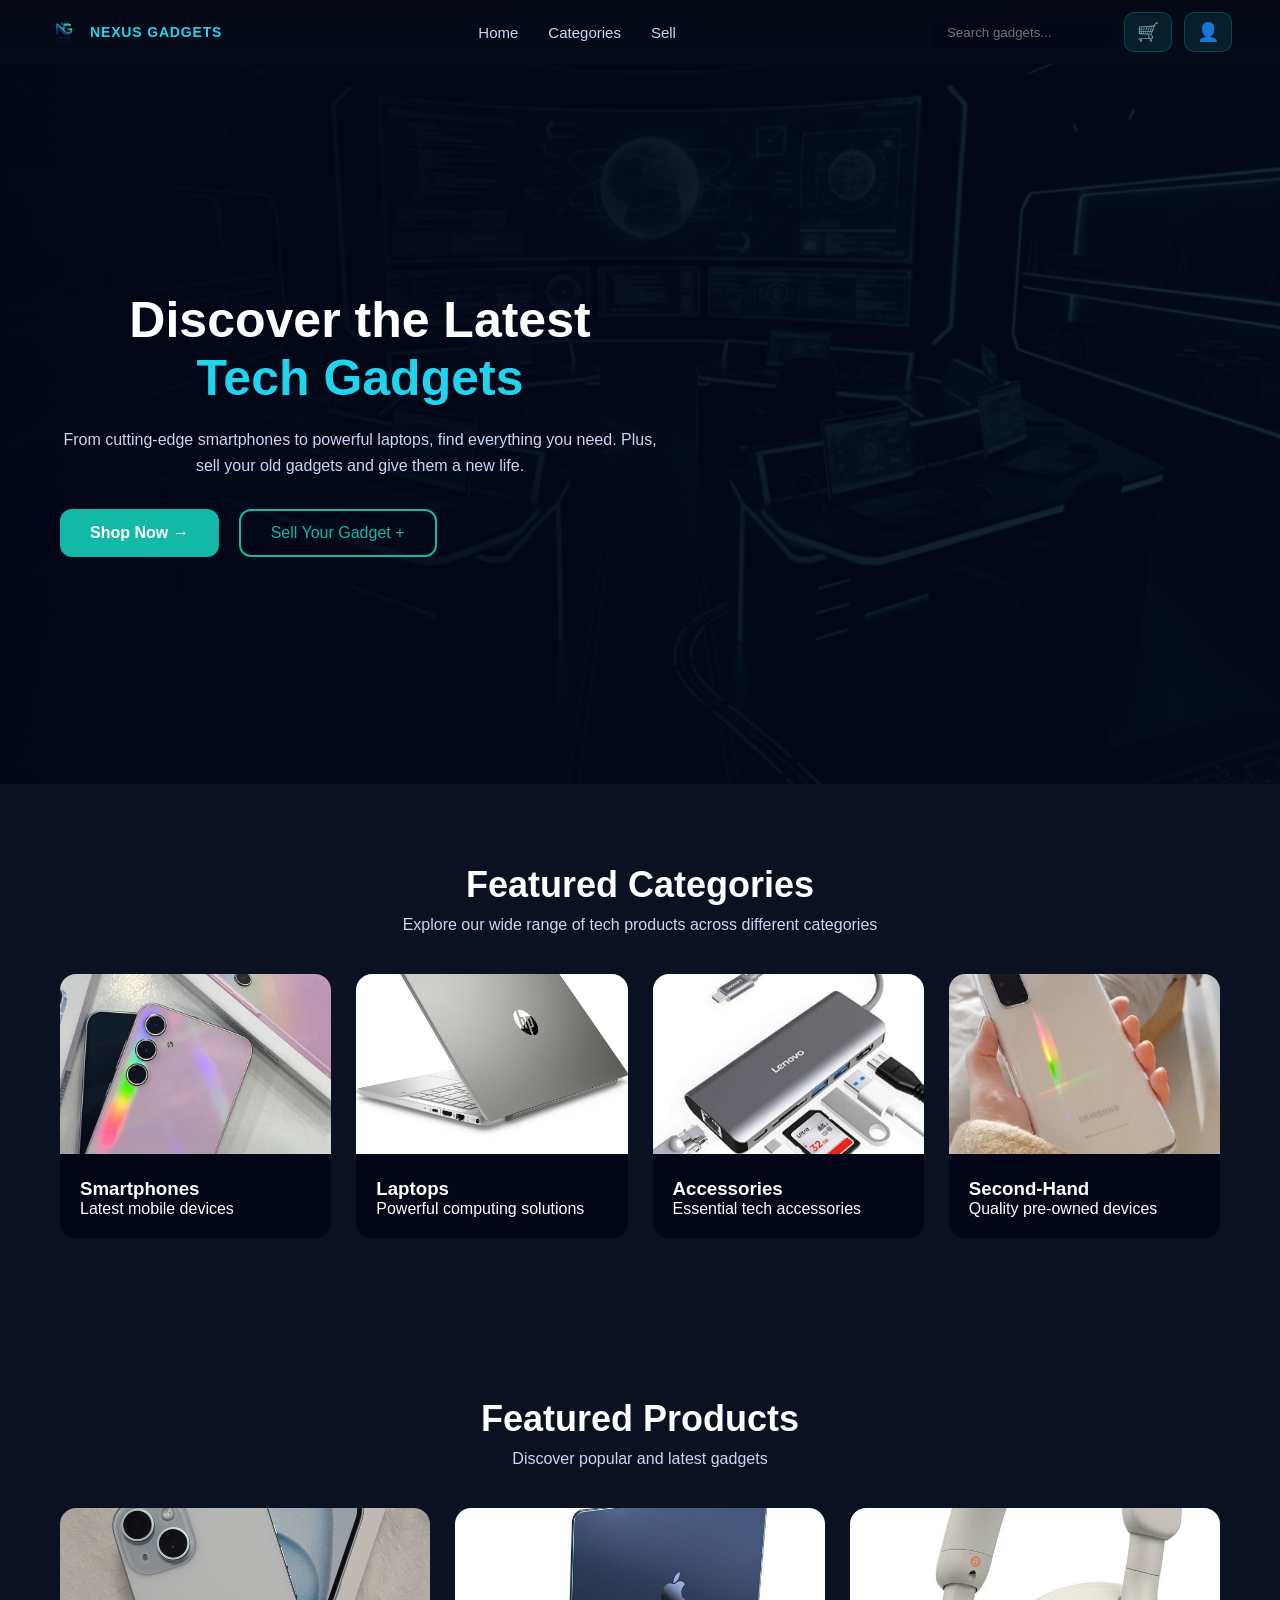
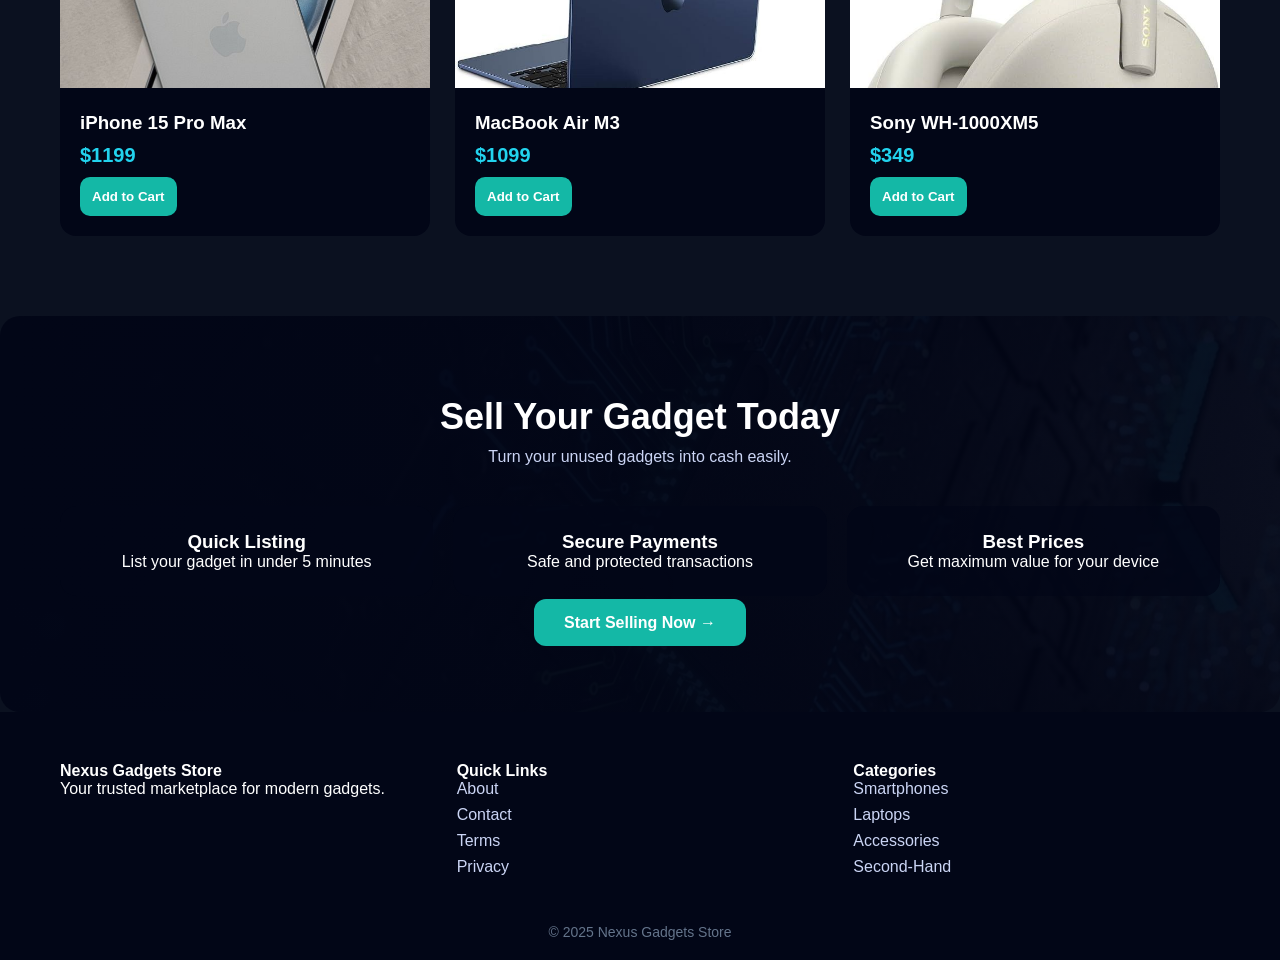
<file: index.html>
<!DOCTYPE html>
<html lang="en">
<head>
  <meta charset="UTF-8" />
  <title>Nexus Gadgets Store</title>
  <link rel="stylesheet" href="style.css" />
  <meta name="viewport" content="width=device-width, initial-scale=1.0" />
</head>
<body>

<!-- Navbar -->
<header class="navbar">
  <div class="nav-inner">

    <!-- LEFT: LOGO + NAME -->
    <div class="logo-group">
      <img src="logo.png" alt="Nexus Gadgets Logo" class="logo-img" />
      <span class="logo-text">NEXUS GADGETS</span>
    </div>

    <!-- CENTER: NAV LINKS -->
    <nav class="nav-center">
      <a href="index.html">Home</a>
      <a href="categories.html">Categories</a>
      <a href="sell.html">Sell</a>
    </nav>

    <!-- RIGHT: SEARCH + CART + ACCOUNT -->
    <div class="nav-right">
      <input type="text" class="search-box" placeholder="Search gadgets..." />

      <button class="icon-btn">
        🛒
      </button>

      <button class="icon-btn">
        👤
      </button>
    </div>

  </div>
</header>

  <!-- Hero Section -->
  <section class="hero">
    <div class="hero-content">
      <h1>Discover the Latest<br><span>Tech Gadgets</span></h1>
      <p>
        From cutting-edge smartphones to powerful laptops, find everything you need.
        Plus, sell your old gadgets and give them a new life.
      </p>

      <div class="hero-buttons">
        <a href="#" class="btn-primary">Shop Now →</a>
        <a href="#" class="btn-outline">Sell Your Gadget +</a>
      </div>
    </div>
  </section>

  <!-- Categories -->
  <section>
    <h2 class="section-title">Featured Categories</h2>
    <p class="section-sub">Explore our wide range of tech products across different categories</p>

    <div class="categories">
      <div class="category-card">
        <img src="phone.jpg" />
        <div class="category-info">
          <h3>Smartphones</h3>
          <p>Latest mobile devices</p>
        </div>
      </div>

      <div class="category-card">
        <img src="laptop.jpg" />
        <div class="category-info">
          <h3>Laptops</h3>
          <p>Powerful computing solutions</p>
        </div>
      </div>

      <div class="category-card">
        <img src="accessories.jpg" />
        <div class="category-info">
          <h3>Accessories</h3>
          <p>Essential tech accessories</p>
        </div>
      </div>

      <div class="category-card">
        <img src="second-hand.jpg" />
        <div class="category-info">
          <h3>Second-Hand</h3>
          <p>Quality pre-owned devices</p>
        </div>
      </div>
    </div>
  </section>

  <!-- Products -->
  <section>
    <h2 class="section-title">Featured Products</h2>
    <p class="section-sub">Discover popular and latest gadgets</p>

    <div class="products">
      <div class="product-card">
        <img src="iphone.jpg" />
        <div class="product-info">
          <h3>iPhone 15 Pro Max</h3>
          <div class="price">$1199</div>
          <button class="cart-btn">Add to Cart</button>
        </div>
      </div>

      <div class="product-card">
        <img src="macbook.jpg" />
        <div class="product-info">
          <h3>MacBook Air M3</h3>
          <div class="price">$1099</div>
          <button class="cart-btn">Add to Cart</button>
        </div>
      </div>

      <div class="product-card">
        <img src="headphones.jpg" />
        <div class="product-info">
          <h3>Sony WH-1000XM5</h3>
          <div class="price">$349</div>
          <button class="cart-btn">Add to Cart</button>
        </div>
      </div>
    </div>
  </section>

  <!-- Sell Section -->
  <section class="sell-section">
    <h2 class="section-title">Sell Your Gadget Today</h2>
    <p class="section-sub">Turn your unused gadgets into cash easily.</p>

    <div class="sell-cards">
      <div class="sell-card">
        <h3>Quick Listing</h3>
        <p>List your gadget in under 5 minutes</p>
      </div>

      <div class="sell-card">
        <h3>Secure Payments</h3>
        <p>Safe and protected transactions</p>
      </div>

      <div class="sell-card">
        <h3>Best Prices</h3>
        <p>Get maximum value for your device</p>
      </div>
    </div>

    <br />
    <a href="#" class="btn-primary">Start Selling Now →</a>
  </section>

  <!-- Footer -->
  <footer>
    <div class="footer-grid">
      <div>
        <h4>Nexus Gadgets Store</h4>
        <p>Your trusted marketplace for modern gadgets.</p>
      </div>

      <div>
        <h4>Quick Links</h4>
        <a href="#">About</a>
        <a href="#">Contact</a>
        <a href="terms.html">Terms</a>
        <a href="privacy.html">Privacy</a>
      </div>

      <div>
        <h4>Categories</h4>
        <a href="categories.html">Smartphones</a>
        <a href="categories.html">Laptops</a>
        <a href="categories.html">Accessories</a>
        <a href="categories.html">Second-Hand</a>
      </div>
    </div>

    <p class="copyright">© 2025 Nexus Gadgets Store</p>
  </footer>

</body>
</html>
</file>
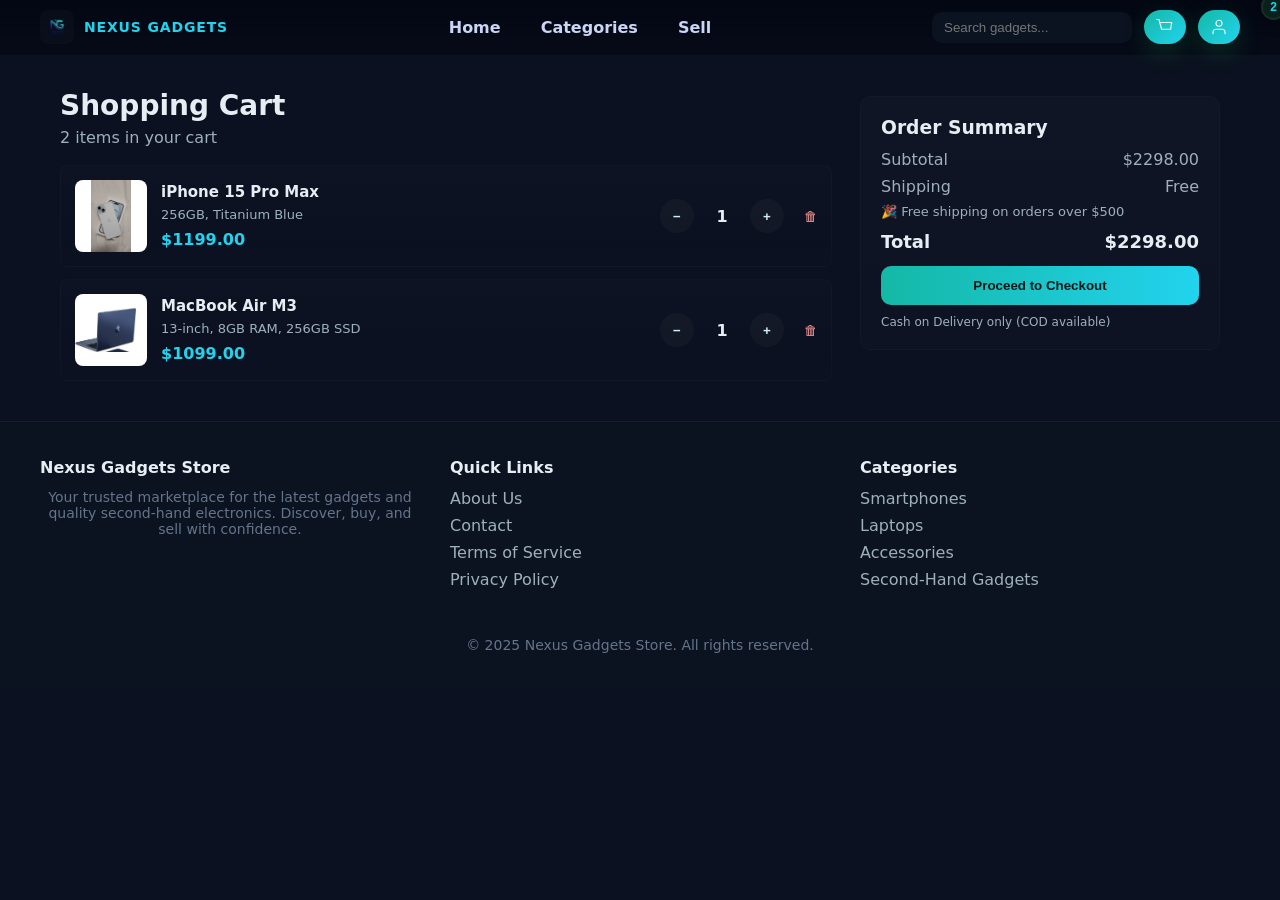
<file: cart.html>
<!DOCTYPE html>
<html lang="en">
<head>
  <meta charset="utf-8" />
  <meta name="viewport" content="width=device-width, initial-scale=1" />
  <title>Nexus Gadgets — Cart</title>
  <link rel="stylesheet" href="cart.css" />
</head>
<body>

  <!-- NAVBAR (same style as landing) -->
<header class="navbar">
  <div class="nav-inner">

    <div class="logo-group">
      <img src="logo.png" alt="Nexus Gadgets Logo" class="logo-img" />
      <span class="logo-text">NEXUS GADGETS</span>
    </div>

    <nav class="nav-center">
      <a href="index.html">Home</a>
      <a href="categories.html">Categories</a>
      <a href="sell.html">Sell</a>
    </nav>

    <div class="nav-right">
      <input type="text" class="search-box" placeholder="Search gadgets..." aria-label="Search" />

      <!-- Cart -->
      <button class="icon-pill cart-pill" aria-label="Cart">
        <svg width="18" height="18" viewBox="0 0 24 24" fill="none">
          <path d="M6 6h15l-1.5 9h-12L4 2H1"
                stroke="currentColor" stroke-width="1.6"
                stroke-linecap="round" stroke-linejoin="round"/>
        </svg>
        <span id="cartBadge" class="cart-badge">0</span>
      </button>

      <!-- Profile -->
      <button id="openSignBtn" class="icon-pill account-pill" aria-label="Account">
        <svg width="18" height="18" viewBox="0 0 24 24" fill="none">
          <path d="M20 21v-2a4 4 0 0 0-4-4H8a4 4 0 0 0-4 4v2"
                stroke="currentColor" stroke-width="1.6"
                stroke-linecap="round" stroke-linejoin="round"/>
          <circle cx="12" cy="7" r="4"
                stroke="currentColor" stroke-width="1.6"/>
        </svg>
      </button>
    </div>

  </div>
</header>


  <!-- MAIN -->
  <main class="container cart-page">
    <section class="cart-list-wrap">
      <h1 class="page-title">Shopping Cart</h1>
      <p class="subtitle" id="cartCountText">0 items in your cart</p>

      <div id="cartList" class="cart-list">
        <!-- cart items injected here -->
      </div>
    </section>

    <aside class="order-summary">
      <div class="summary-card">
        <h3>Order Summary</h3>

        <div class="summary-row">
          <span>Subtotal</span>
          <span id="subtotalText">$0.00</span>
        </div>

        <div class="summary-row">
          <span>Shipping</span>
          <span id="shippingText">Free</span>
        </div>

        <div class="hint">
          🎉 Free shipping on orders over $500
        </div>

        <div class="summary-total">
          <span>Total</span>
          <span id="totalText">$0.00</span>
        </div>

        <button id="checkoutBtn" class="btn-primary">Proceed to Checkout</button>

        <div class="small muted">Cash on Delivery only (COD available)</div>
      </div>
    </aside>
  </main>

  <!-- FOOTER -->
 <footer class="site-footer">
  <div class="footer-grid">
    <div>
      <h4>Nexus Gadgets Store</h4>
      <p>Your trusted marketplace for the latest gadgets and quality second-hand electronics. Discover, buy, and sell with confidence.</p>
    </div>

    <div>
      <h4>Quick Links</h4>
      <a href="#">About Us</a>
      <a href="#">Contact</a>
      <a href="#">Terms of Service</a>
      <a href="#">Privacy Policy</a>
    </div>

    <div>
      <h4>Categories</h4>
      <a href="categories.html">Smartphones</a>
      <a href="categories.html">Laptops</a>
      <a href="categories.html">Accessories</a>
      <a href="categories.html">Second-Hand Gadgets</a>
    </div>
  </div>

  <p class="copyright">© 2025 Nexus Gadgets Store. All rights reserved.</p>
</footer>

  <script src="cart.js"></script>
</body>
</html>
</file>
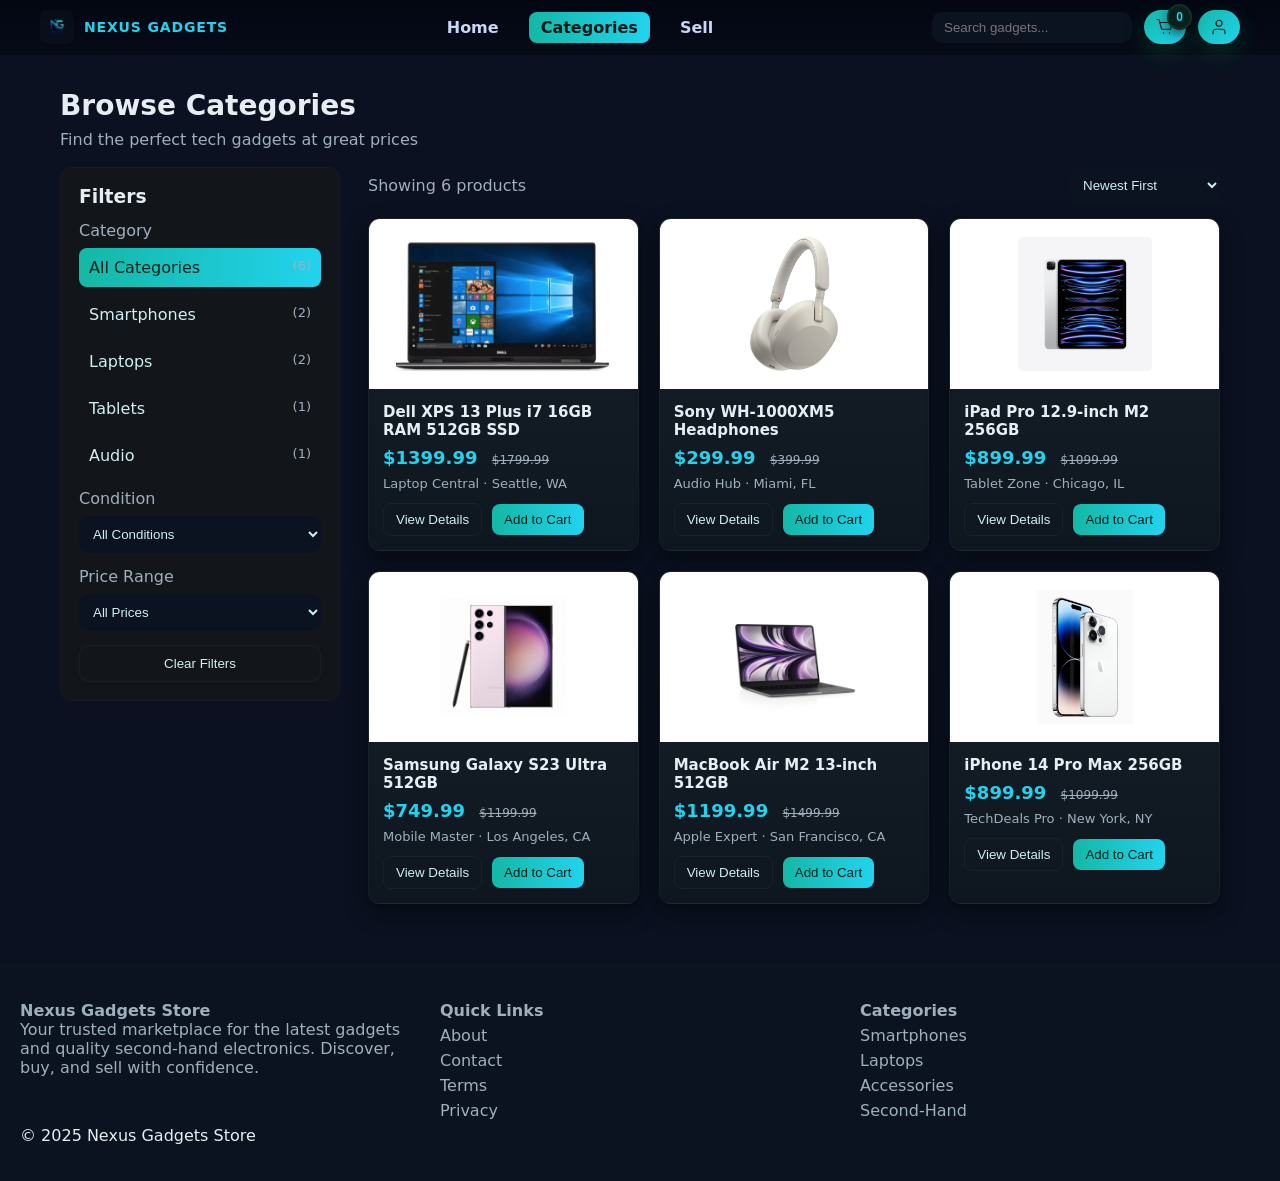
<file: categories.html>
<!DOCTYPE html>
<html lang="en">
<head>
  <meta charset="utf-8" />
  <meta name="viewport" content="width=device-width,initial-scale=1" />
  <title>Nexus Gadgets — Categories</title>
  <link rel="stylesheet" href="categories.css" />
</head>
<body>

  <!-- NAVBAR (keep same structure/styling as your other pages) -->
<header class="navbar">
  <div class="nav-inner">
    <!-- LEFT: Logo -->
    <div class="logo-group">
      <img src="logo.png" alt="Nexus Gadgets Logo" class="logo-img" />
      <span class="logo-text">NEXUS GADGETS</span>
    </div>

    <!-- CENTER: nav links (flex:1 so it's centered) -->
    <nav class="nav-center" role="navigation" aria-label="Main navigation">
      <a href="index.html">Home</a>
      <a href="categories.html" class="active">Categories</a>
      <a href="sell.html">Sell</a>
    </nav>

    <!-- RIGHT: search + cart + account -->
    <div class="nav-right">
      <input type="text" id="globalSearch" class="search-box" placeholder="Search gadgets..." aria-label="Search" />

      <button id="cartBtn" class="icon-pill cart-pill" aria-label="Open cart">
        <svg width="18" height="18" viewBox="0 0 24 24" fill="none" aria-hidden="true">
          <path d="M6 6h15l-1.5 9h-12L4 2H1" stroke="currentColor" stroke-width="1.6" stroke-linecap="round" stroke-linejoin="round"/>
          <circle cx="10" cy="20" r="1" fill="currentColor" />
          <circle cx="18" cy="20" r="1" fill="currentColor" />
        </svg>
        <span id="cartBadge" class="cart-badge">0</span>
      </button>

      <button id="openSignBtn" class="icon-pill account-pill" aria-label="Open account">
        <svg width="18" height="18" viewBox="0 0 24 24" fill="none" aria-hidden="true">
          <path d="M20 21v-2a4 4 0 0 0-4-4H8a4 4 0 0 0-4 4v2" stroke="currentColor" stroke-width="1.6" stroke-linecap="round" stroke-linejoin="round"/>
          <circle cx="12" cy="7" r="4" stroke="currentColor" stroke-width="1.6" stroke-linecap="round" stroke-linejoin="round"/>
        </svg>
      </button>
    </div>
  </div>
</header>

  <main class="container">
    <section class="page-title">
      <h1>Browse Categories</h1>
      <p class="subtitle">Find the perfect tech gadgets at great prices</p>
    </section>

    <div class="layout">
      <!-- Filters (left) -->
      <aside class="filters">
        <h3>Filters</h3>

        <div class="filter-block">
          <label class="filter-label">Category</label>
          <ul id="categoryList" class="category-list">
            <!-- categories populated by JS -->
          </ul>
        </div>

        <div class="filter-block">
          <label class="filter-label">Condition</label>
          <select id="conditionSelect" class="select">
            <option value="All">All Conditions</option>
            <option value="Like New">Like New</option>
            <option value="Excellent">Excellent</option>
            <option value="Good">Good</option>
          </select>
        </div>

        <div class="filter-block">
          <label class="filter-label">Price Range</label>
          <select id="priceSelect" class="select">
            <option value="All">All Prices</option>
            <option value="0-300">$0 — $300</option>
            <option value="300-700">$300 — $700</option>
            <option value="700-1200">$700 — $1,200</option>
            <option value="1200-99999">$1,200+</option>
          </select>
        </div>

        <button id="clearFilters" class="btn-outline fullwidth">Clear Filters</button>
      </aside>

      <!-- Product grid (right) -->
      <section class="products-area">
        <div class="products-header">
          <div id="resultsText">Showing 0 products</div>
          <div class="sort-wrap">
            <select id="sortSelect" class="select">
              <option value="newest">Newest First</option>
              <option value="price-asc">Price: Low → High</option>
              <option value="price-desc">Price: High → Low</option>
            </select>
          </div>
        </div>

        <div id="productGrid" class="product-grid">
          <!-- product cards appended by JS -->
        </div>

        <div class="center">
          <button id="loadMore" class="btn-primary-outline">Load More Products</button>
        </div>

      </section>
    </div>
  </main>

  <footer class="site-footer">
    <div class="footer-grid">
      <div>
        <h4>Nexus Gadgets Store</h4>
        <p>Your trusted marketplace for the latest gadgets and quality second-hand electronics. Discover, buy, and sell with confidence.</p>
      </div>

      <div>
        <h4>Quick Links</h4>
        <a href="#">About</a>
        <a href="#">Contact</a>
        <a href="terms.html">Terms</a>
        <a href="privacy.html">Privacy</a>
      </div>

      <div>
        <h4>Categories</h4>
        <a href="categories.html">Smartphones</a>
        <a href="categories.html">Laptops</a>
        <a href="categories.html">Accessories</a>
        <a href="categories.html">Second-Hand</a>
      </div>
    </div>

    <p class="copyright">© 2025 Nexus Gadgets Store</p>
  </footer>

  <script src="categories.js"></script>
</body>
</html>
</file>
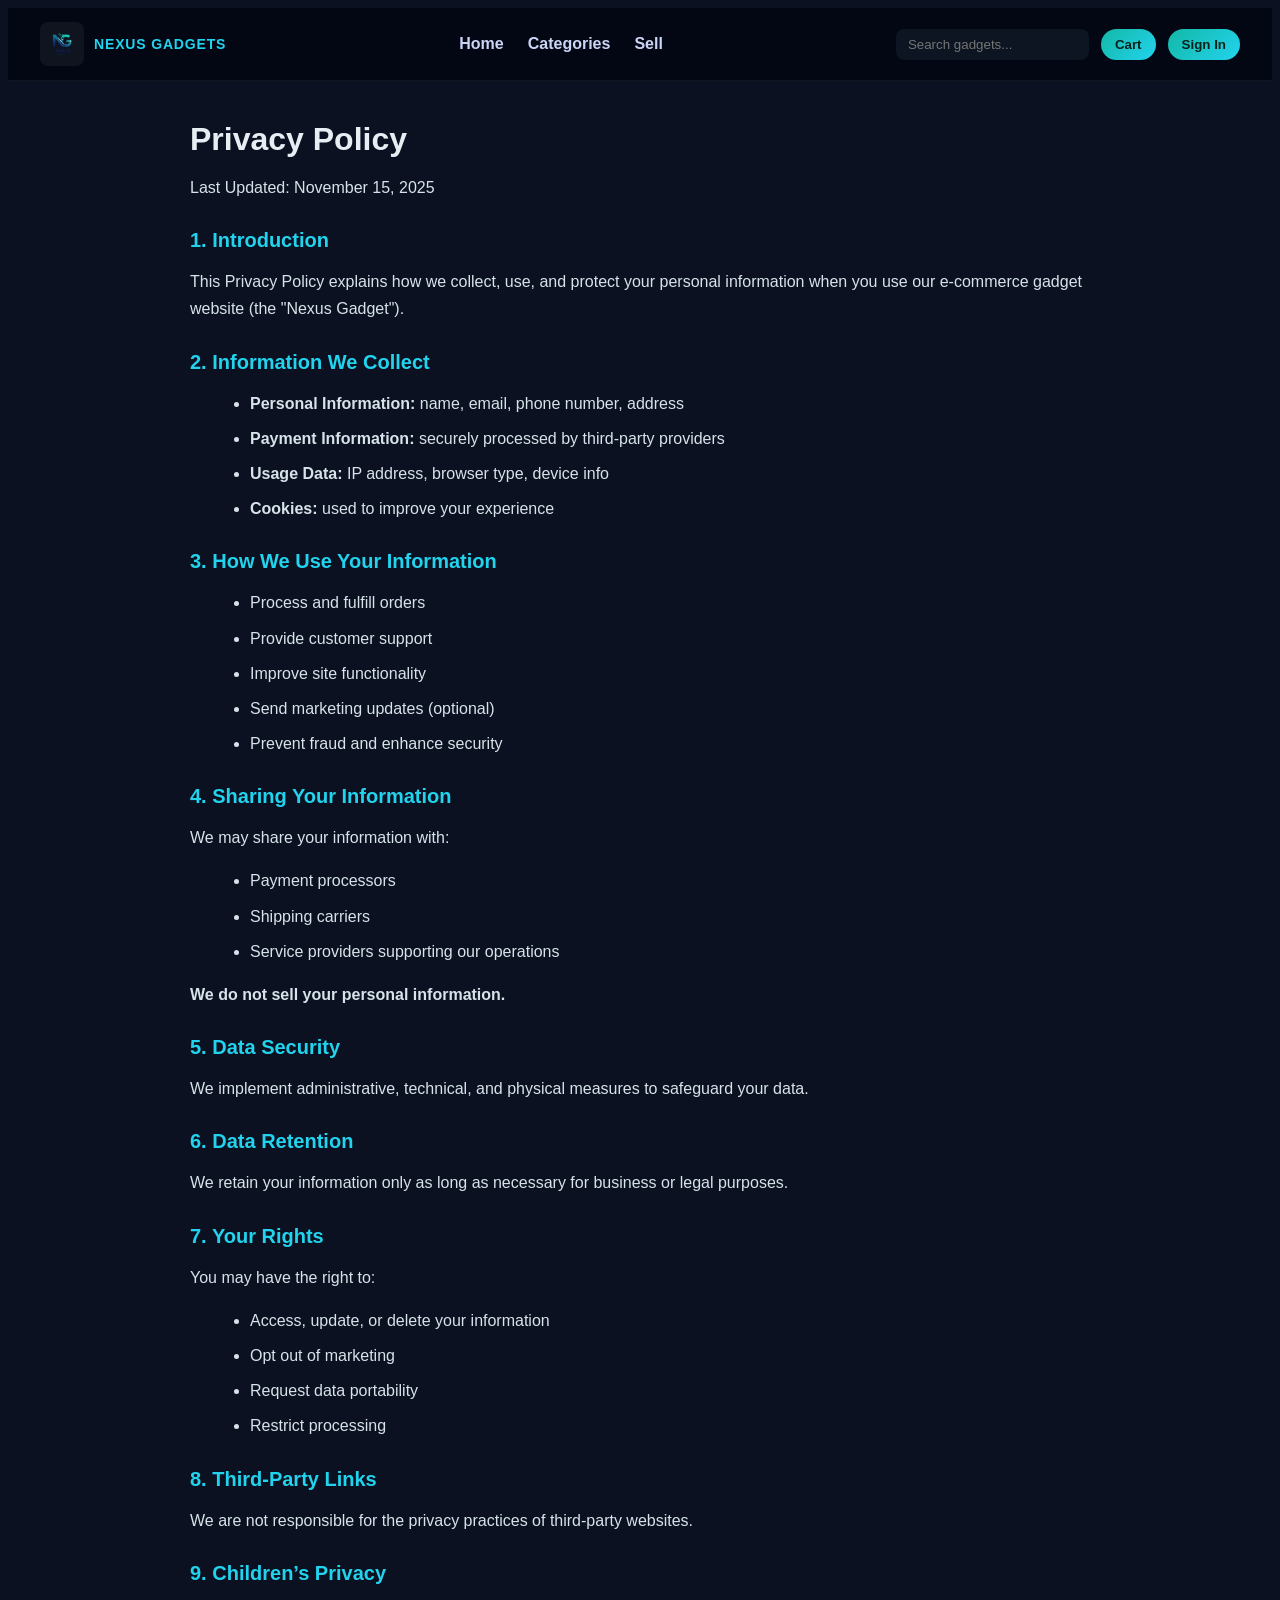
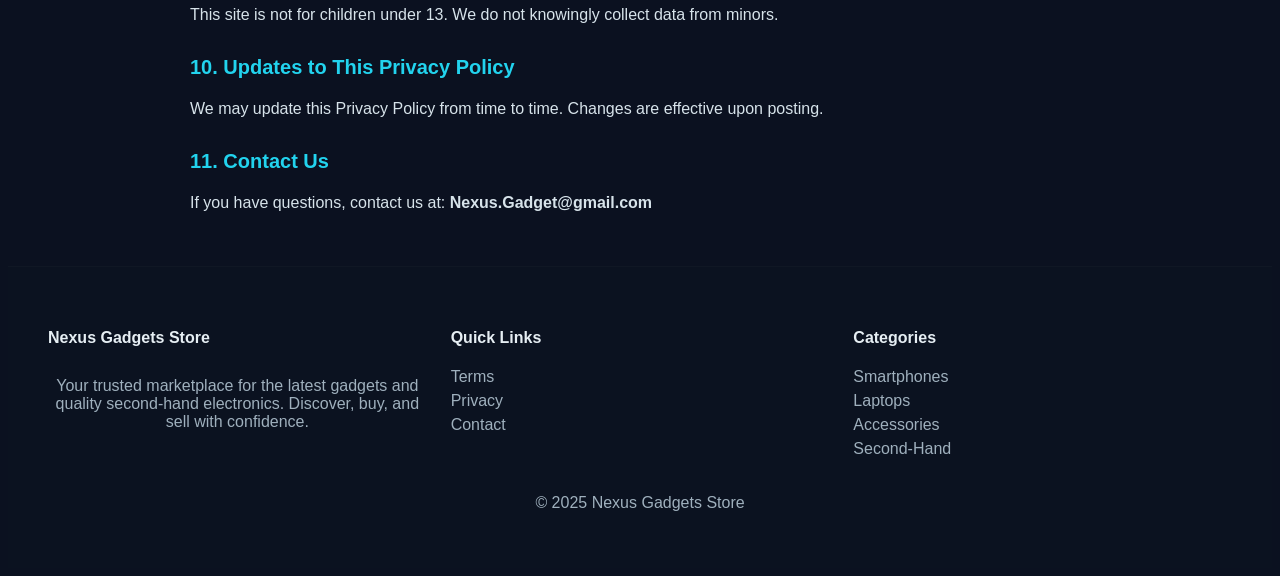
<file: privacy.html>
<!DOCTYPE html>
<html lang="en">
<head>
  <meta charset="utf-8" />
  <meta name="viewport" content="width=device-width,initial-scale=1" />
  <title>Privacy Policy — Nexus Gadgets</title>
  <link rel="stylesheet" href="legal.css" />
</head>
<body>

  <!-- NAVBAR -->
  <header class="navbar">
    <div class="nav-inner">
      <div class="logo-group">
        <img src="logo.png" alt="Nexus Gadgets Logo" class="logo-img" />
        <span class="logo-text">NEXUS GADGETS</span>
      </div>

      <nav class="nav-center">
        <a href="index.html">Home</a>
        <a href="categories.html">Categories</a>
        <a href="sell.html">Sell</a>
      </nav>

      <div class="nav-right">
        <input type="text" class="search-box" placeholder="Search gadgets..." />
        <button class="icon-pill cart-pill">Cart</button>
        <button class="icon-pill account-pill">Sign In</button>
      </div>
    </div>
  </header>

  <!-- MAIN -->
  <main class="legal-container">
    <h1>Privacy Policy</h1>
    <p class="updated">Last Updated: November 15, 2025</p>

    <section>
      <h2>1. Introduction</h2>
      <p>This Privacy Policy explains how we collect, use, and protect your personal information when you use our e-commerce gadget website (the "Nexus Gadget").</p>
    </section>

    <section>
      <h2>2. Information We Collect</h2>
      <ul>
        <li><strong>Personal Information:</strong> name, email, phone number, address</li>
        <li><strong>Payment Information:</strong> securely processed by third-party providers</li>
        <li><strong>Usage Data:</strong> IP address, browser type, device info</li>
        <li><strong>Cookies:</strong> used to improve your experience</li>
      </ul>
    </section>

    <section>
      <h2>3. How We Use Your Information</h2>
      <ul>
        <li>Process and fulfill orders</li>
        <li>Provide customer support</li>
        <li>Improve site functionality</li>
        <li>Send marketing updates (optional)</li>
        <li>Prevent fraud and enhance security</li>
      </ul>
    </section>

    <section>
      <h2>4. Sharing Your Information</h2>
      <p>We may share your information with:</p>
      <ul>
        <li>Payment processors</li>
        <li>Shipping carriers</li>
        <li>Service providers supporting our operations</li>
      </ul>
      <p><strong>We do not sell your personal information.</strong></p>
    </section>

    <section>
      <h2>5. Data Security</h2>
      <p>We implement administrative, technical, and physical measures to safeguard your data.</p>
    </section>

    <section>
      <h2>6. Data Retention</h2>
      <p>We retain your information only as long as necessary for business or legal purposes.</p>
    </section>

    <section>
      <h2>7. Your Rights</h2>
      <p>You may have the right to:</p>
      <ul>
        <li>Access, update, or delete your information</li>
        <li>Opt out of marketing</li>
        <li>Request data portability</li>
        <li>Restrict processing</li>
      </ul>
    </section>

    <section>
      <h2>8. Third-Party Links</h2>
      <p>We are not responsible for the privacy practices of third-party websites.</p>
    </section>

    <section>
      <h2>9. Children’s Privacy</h2>
      <p>This site is not for children under 13. We do not knowingly collect data from minors.</p>
    </section>

    <section>
      <h2>10. Updates to This Privacy Policy</h2>
      <p>We may update this Privacy Policy from time to time. Changes are effective upon posting.</p>
    </section>

    <section>
      <h2>11. Contact Us</h2>
      <p>If you have questions, contact us at: <strong>Nexus.Gadget@gmail.com</strong></p>
    </section>
  </main>

  <!-- FOOTER -->
  <footer class="site-footer">
    <div class="footer-grid">
      <div>
        <h4>Nexus Gadgets Store</h4>
        <p class="muted">Your trusted marketplace for the latest gadgets and quality second-hand electronics. Discover, buy, and sell with confidence.</p>
      </div>

      <div>
        <h4>Quick Links</h4>
        <a href="terms.html">Terms</a>
        <a href="privacy.html">Privacy</a>
        <a href="#">Contact</a>
      </div>

      <div>
        <h4>Categories</h4>
        <a href="categories.html">Smartphones</a>
        <a href="categories.html">Laptops</a>
        <a href="categories.html">Accessories</a>
        <a href="categories.html">Second-Hand</a>
      </div>
    </div>

    <p class="copyright">© 2025 Nexus Gadgets Store</p>
  </footer>

</body>
</html>
</file>
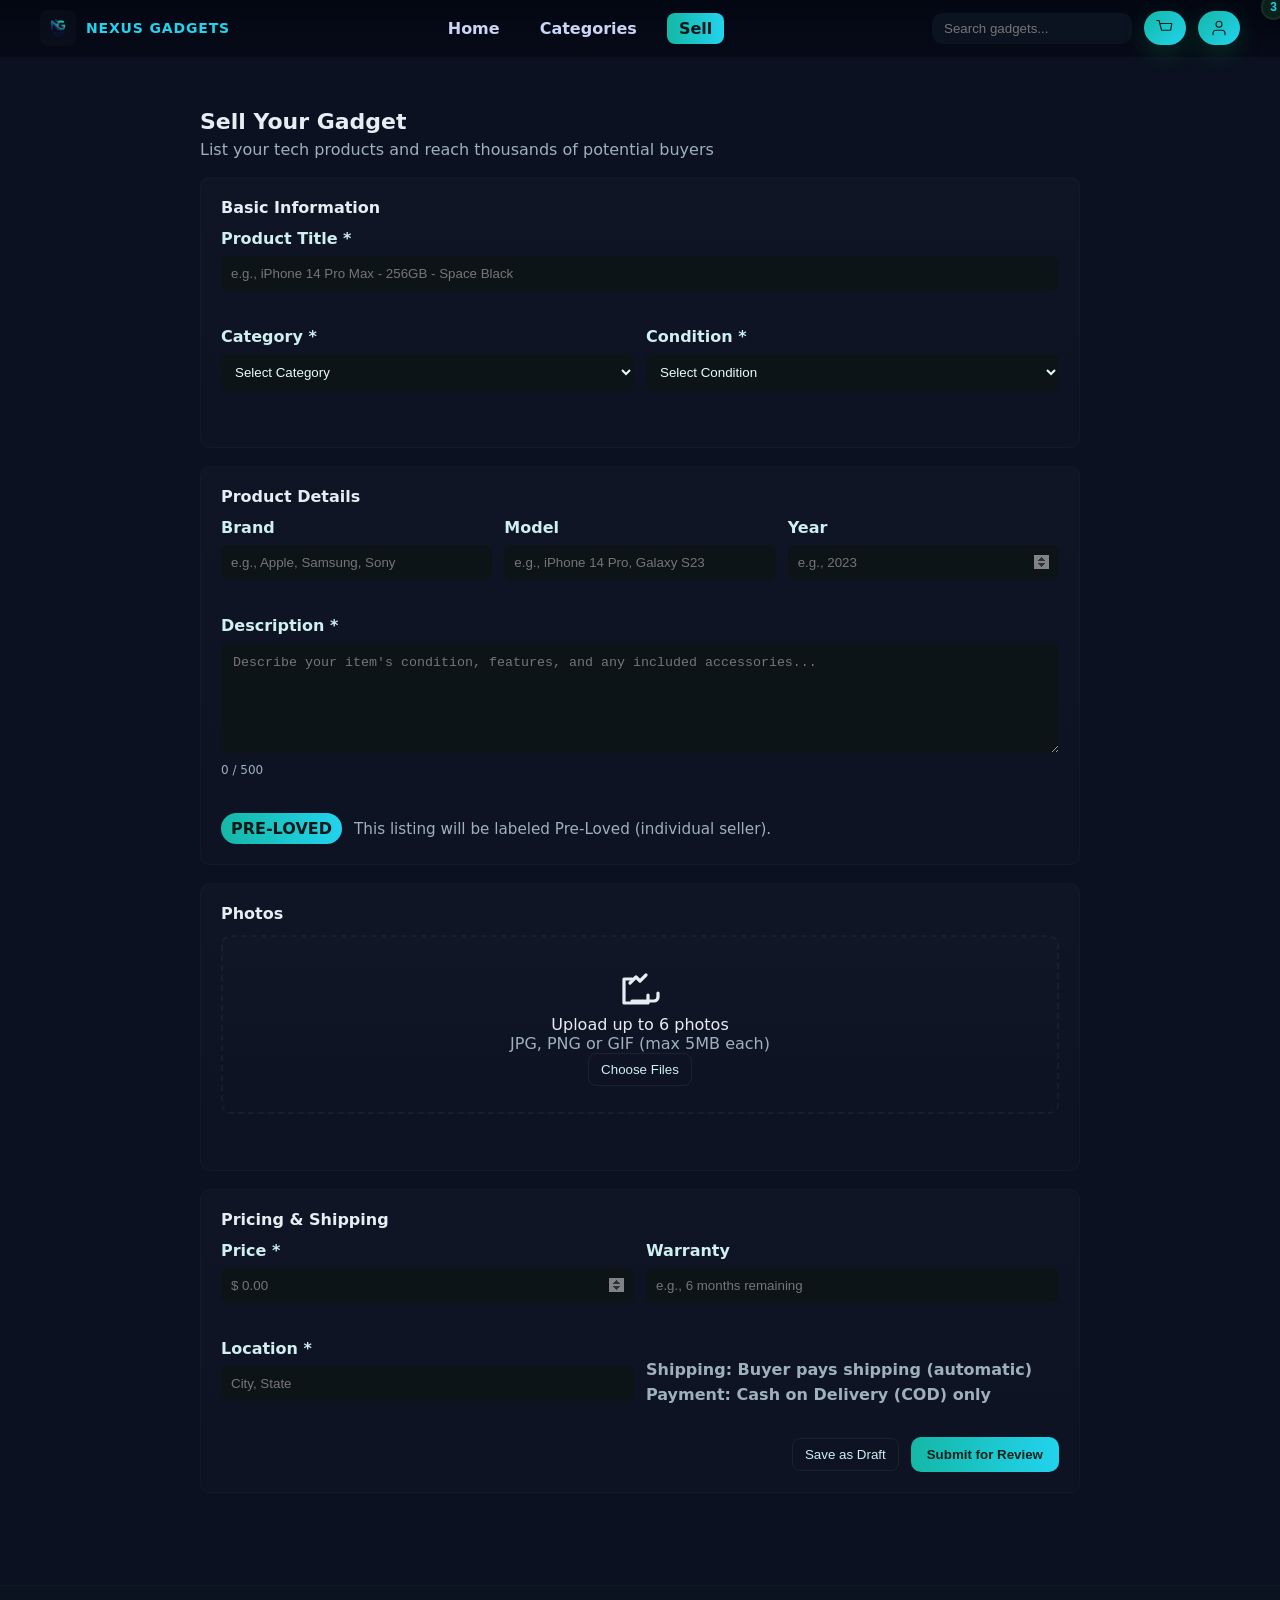
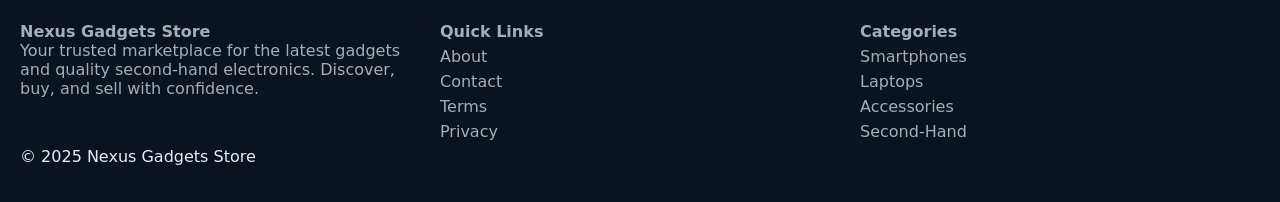
<file: sell.html>
<!DOCTYPE html>
<html lang="en">
<head>
  <meta charset="utf-8" />
  <meta name="viewport" content="width=device-width,initial-scale=1" />
  <title>Nexus Gadgets — Sell</title>
  <link rel="stylesheet" href="sell.css" />
</head>
<body>
  <!-- NAVBAR (same pattern used on other pages) -->
  <header class="navbar">
    <div class="nav-inner">
      <div class="logo-group">
        <!-- using your uploaded logo path -->
        <img src="logo.png" alt="Nexus Gadgets Logo" class="logo-img" />
        <span class="logo-text">NEXUS GADGETS</span>
      </div>

      <nav class="nav-center" role="navigation" aria-label="Main navigation">
        <a href="index.html">Home</a>
        <a href="categories.html">Categories</a>
        <a href="sell.html" class="active">Sell</a>
      </nav>

      <div class="nav-right">
        <input type="text" class="search-box" placeholder="Search gadgets..." aria-label="Search" />
        <button class="icon-pill cart-pill" aria-label="Cart">
          <svg width="18" height="18" viewBox="0 0 24 24" fill="none"><path d="M6 6h15l-1.5 9h-12L4 2H1" stroke="currentColor" stroke-width="1.6" stroke-linecap="round" stroke-linejoin="round"/></svg>
          <span class="cart-badge">3</span>
        </button>

        <button id="openSignBtn" class="icon-pill account-pill" aria-label="Account">
          <svg width="18" height="18" viewBox="0 0 24 24" fill="none"><path d="M20 21v-2a4 4 0 0 0-4-4H8a4 4 0 0 0-4 4v2" stroke="currentColor" stroke-width="1.6" stroke-linecap="round" stroke-linejoin="round"/><circle cx="12" cy="7" r="4" stroke="currentColor" stroke-width="1.6"/></svg>
        </button>
      </div>
    </div>
  </header>

  <main class="page-wrap">
    <div class="container">
      <h1 class="page-title">Sell Your Gadget</h1>
      <p class="subtitle">List your tech products and reach thousands of potential buyers</p>

      <form id="sellForm" class="sell-form" novalidate>
        <div class="panel">
          <h2>Basic Information</h2>
          <label class="field">
            <span class="label">Product Title *</span>
            <input id="title" name="title" type="text" placeholder="e.g., iPhone 14 Pro Max - 256GB - Space Black" />
            <div class="error" id="err-title"></div>
          </label>

          <div class="row">
            <label class="field half">
              <span class="label">Category *</span>
              <select id="category" name="category">
                <option value="">Select Category</option>
                <option>Smartphones</option>
                <option>Laptops</option>
                <option>Accessories</option>
                <option>Second-Hand Gadgets</option>
                <option>Tablets</option>
                <option>Audio</option>
              </select>
              <div class="error" id="err-category"></div>
            </label>

            <label class="field half">
              <span class="label">Condition *</span>
              <select id="condition" name="condition">
                <option value="">Select Condition</option>
                <option>Like New</option>
                <option>Excellent</option>
                <option>Good</option>
                <option>Fair</option>
              </select>
              <div class="error" id="err-condition"></div>
            </label>
          </div>
        </div>

        <div class="panel">
          <h2>Product Details</h2>

          <div class="row">
            <label class="field third">
              <span class="label">Brand</span>
              <input id="brand" type="text" placeholder="e.g., Apple, Samsung, Sony" />
            </label>

            <label class="field third">
              <span class="label">Model</span>
              <input id="model" type="text" placeholder="e.g., iPhone 14 Pro, Galaxy S23" />
              <div class="error" id="err-model"></div>
            </label>

            <label class="field third">
              <span class="label">Year</span>
              <input id="year" type="number" min="2000" max="2099" placeholder="e.g., 2023" />
            </label>
          </div>

          <label class="field">
            <span class="label">Description *</span>
            <textarea id="description" maxlength="500" placeholder="Describe your item's condition, features, and any included accessories..."></textarea>
            <div class="meta small" id="descCount">0 / 500</div>
            <div class="error" id="err-description"></div>
          </label>

          <div style="margin-top:10px; display:flex; gap:12px; align-items:center;">
            <div id="sellerLabelBadge" style="display:none; font-weight:700; padding:6px 10px; border-radius:999px; background:linear-gradient(90deg,var(--accent),var(--accent-2)); color:#081816;">
              <!-- filled by JS -->
            </div>
            <div id="labelNote" class="muted" style="font-size:0.95rem;"></div>
          </div>
        </div>

        <div class="panel">
          <h2>Photos</h2>

          <div id="dropzone" class="dropzone">
            <div class="dz-inner">
              <svg width="48" height="48" viewBox="0 0 24 24" fill="none"><path d="M16 16v4H4V8h4" stroke="currentColor" stroke-width="1.6" stroke-linecap="round" stroke-linejoin="round"/><path d="M21 15v2a2 2 0 0 1-2 2H8" stroke="currentColor" stroke-width="1.6" stroke-linecap="round" stroke-linejoin="round"/><path d="M7 10l3-3 2 2 3-3" stroke="currentColor" stroke-width="1.6" stroke-linecap="round" stroke-linejoin="round"/></svg>
              <div class="dz-text">Upload up to 6 photos<br><span class="small muted">JPG, PNG or GIF (max 5MB each)</span></div>
              <button type="button" id="chooseFilesBtn" class="btn-secondary">Choose Files</button>
            </div>

            <input id="photoInput" type="file" accept="image/*" multiple class="hidden" />
          </div>

          <div id="preview" class="preview-grid" aria-live="polite"></div>
          <div class="error" id="err-photos"></div>
        </div>

        <div class="panel">
          <h2>Pricing &amp; Shipping</h2>

          <div class="row">
            <label class="field half">
              <span class="label">Price *</span>
              <input id="price" type="number" min="0" step="0.01" placeholder="$ 0.00" />
              <div class="error" id="err-price"></div>
            </label>

            <label class="field half">
              <span class="label">Warranty</span>
              <input id="warranty" type="text" placeholder="e.g., 6 months remaining" />
            </label>
          </div>

          <div class="row">
            <label class="field half">
              <span class="label">Location *</span>
              <input id="location" type="text" placeholder="City, State" />
              <div class="error" id="err-location"></div>
            </label>

            <!-- Shipping & payment are fixed: buyer pays shipping + COD -->
            <div class="field half" style="display:flex;flex-direction:column;justify-content:center;">
              <div class="muted" style="font-weight:600">Shipping: Buyer pays shipping (automatic)</div>
              <div class="muted" style="font-weight:600;margin-top:6px">Payment: Cash on Delivery (COD) only</div>

              <!-- Hidden fields so form/JS still include values -->
              <input type="hidden" id="shipping" value="Buyer Pays Shipping" />
              <input type="hidden" id="paymentMethod" value="Cash on Delivery" />
            </div>
          </div>

          <div class="actions-row">
            <button type="button" id="saveDraft" class="btn-secondary">Save as Draft</button>
            <button type="submit" id="submitBtn" class="btn-primary">Submit for Review</button>
          </div>
        </div>
      </form>
    </div>
  </main>

  <footer class="site-footer">
    <div class="footer-grid">
      <div>
        <h4>Nexus Gadgets Store</h4>
        <p class="muted">Your trusted marketplace for the latest gadgets and quality second-hand electronics. Discover, buy, and sell with confidence.</p>
      </div>

      <div>
        <h4>Quick Links</h4>
        <a href="#">About</a>
        <a href="#">Contact</a>
        <a href="terms.html">Terms</a>
        <a href="privacy.html">Privacy</a>
      </div>

      <div>
        <h4>Categories</h4>
        <a href="categories.html">Smartphones</a>
        <a href="categories.html">Laptops</a>
        <a href="categories.html">Accessories</a>
        <a href="categories.html">Second-Hand</a>
      </div>
    </div>

    <p class="copyright">© 2025 Nexus Gadgets Store</p>
  </footer>

  <script src="sell.js"></script>
</body>
</html>
</file>
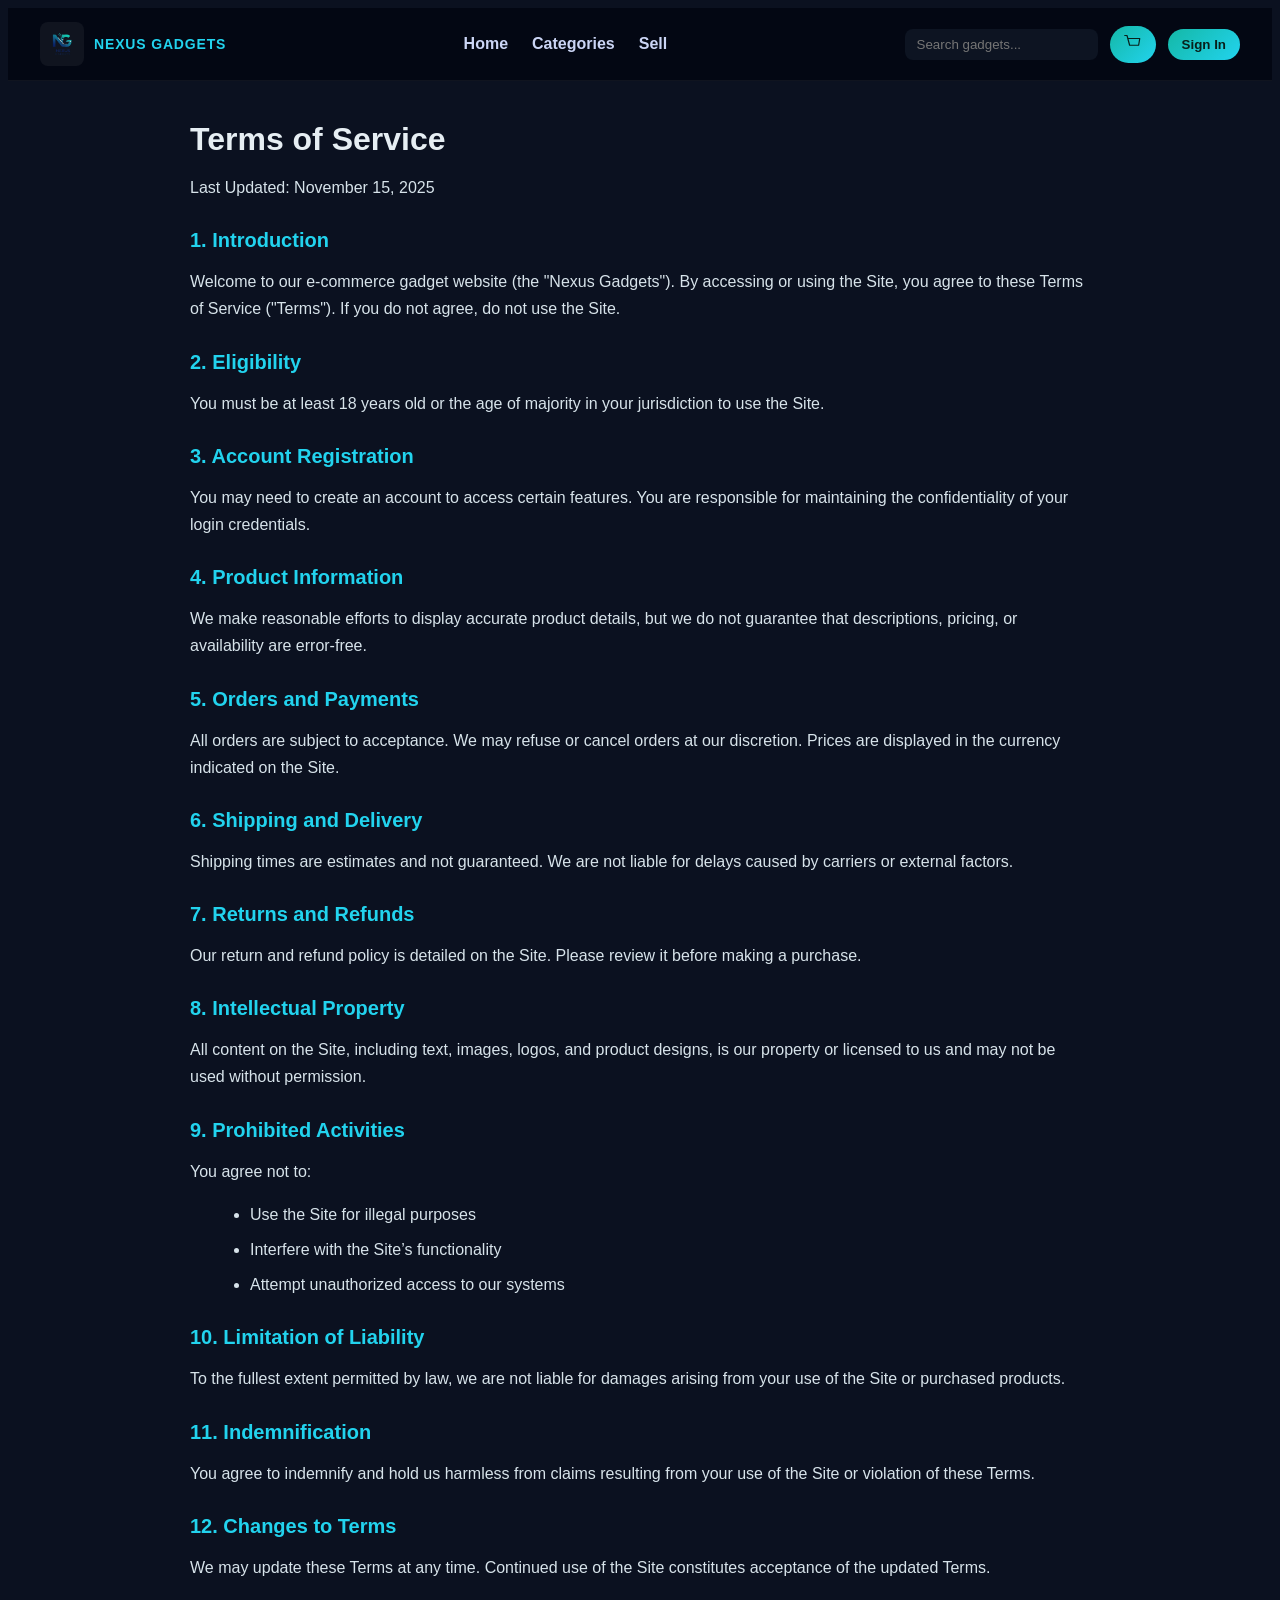
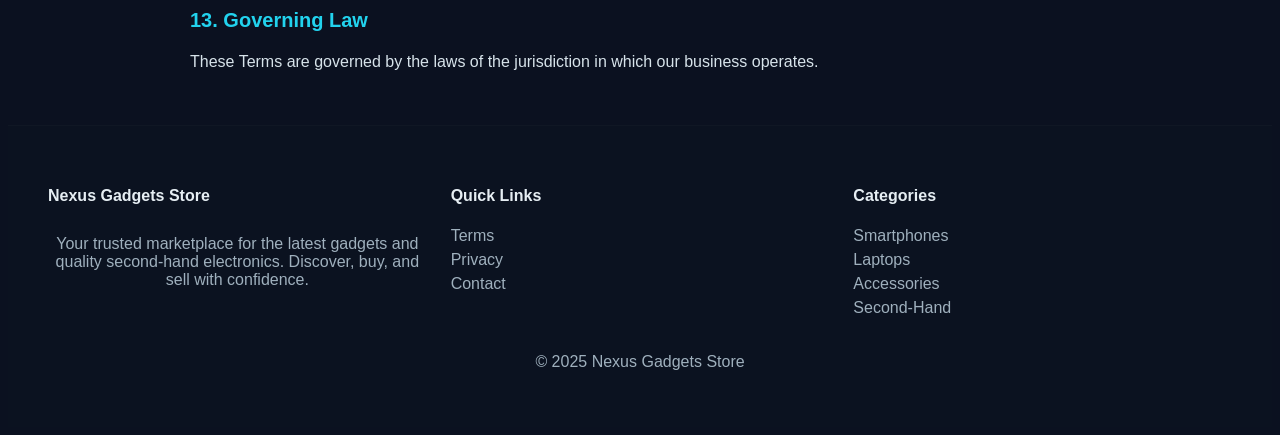
<file: terms.html>
<!DOCTYPE html>
<html lang="en">
<head>
  <meta charset="utf-8" />
  <meta name="viewport" content="width=device-width,initial-scale=1" />
  <title>Terms of Service — Nexus Gadgets</title>
  <link rel="stylesheet" href="legal.css" />
</head>
<body>

  <!-- NAVBAR -->
  <header class="navbar">
    <div class="nav-inner">
      <div class="logo-group">
        <img src="logo.png" alt="Nexus Gadgets Logo" class="logo-img" />
        <span class="logo-text">NEXUS GADGETS</span>
      </div>

      <nav class="nav-center">
        <a href="index.html">Home</a>
        <a href="categories.html">Categories</a>
        <a href="sell.html">Sell</a>
      </nav>

      <div class="nav-right">
        <input type="text" class="search-box" placeholder="Search gadgets..." />
        <button class="icon-pill cart-pill">
          <svg width="18" height="18" viewBox="0 0 24 24" fill="none">
            <path d="M6 6h15l-1.5 9h-12L4 2H1" stroke="currentColor" stroke-width="1.6"
              stroke-linecap="round" stroke-linejoin="round"/>
          </svg>
        </button>
        <button class="icon-pill account-pill">Sign In</button>
      </div>
    </div>
  </header>

  <!-- MAIN -->
  <main class="legal-container">
    <h1>Terms of Service</h1>
    <p class="updated">Last Updated: November 15, 2025</p>

    <section>
      <h2>1. Introduction</h2>
      <p>Welcome to our e-commerce gadget website (the "Nexus Gadgets"). By accessing or using the Site, you agree to these Terms of Service ("Terms"). If you do not agree, do not use the Site.</p>
    </section>

    <section>
      <h2>2. Eligibility</h2>
      <p>You must be at least 18 years old or the age of majority in your jurisdiction to use the Site.</p>
    </section>

    <section>
      <h2>3. Account Registration</h2>
      <p>You may need to create an account to access certain features. You are responsible for maintaining the confidentiality of your login credentials.</p>
    </section>

    <section>
      <h2>4. Product Information</h2>
      <p>We make reasonable efforts to display accurate product details, but we do not guarantee that descriptions, pricing, or availability are error-free.</p>
    </section>

    <section>
      <h2>5. Orders and Payments</h2>
      <p>All orders are subject to acceptance. We may refuse or cancel orders at our discretion. Prices are displayed in the currency indicated on the Site.</p>
    </section>

    <section>
      <h2>6. Shipping and Delivery</h2>
      <p>Shipping times are estimates and not guaranteed. We are not liable for delays caused by carriers or external factors.</p>
    </section>

    <section>
      <h2>7. Returns and Refunds</h2>
      <p>Our return and refund policy is detailed on the Site. Please review it before making a purchase.</p>
    </section>

    <section>
      <h2>8. Intellectual Property</h2>
      <p>All content on the Site, including text, images, logos, and product designs, is our property or licensed to us and may not be used without permission.</p>
    </section>

    <section>
      <h2>9. Prohibited Activities</h2>
      <p>You agree not to:</p>
      <ul>
        <li>Use the Site for illegal purposes</li>
        <li>Interfere with the Site’s functionality</li>
        <li>Attempt unauthorized access to our systems</li>
      </ul>
    </section>

    <section>
      <h2>10. Limitation of Liability</h2>
      <p>To the fullest extent permitted by law, we are not liable for damages arising from your use of the Site or purchased products.</p>
    </section>

    <section>
      <h2>11. Indemnification</h2>
      <p>You agree to indemnify and hold us harmless from claims resulting from your use of the Site or violation of these Terms.</p>
    </section>

    <section>
      <h2>12. Changes to Terms</h2>
      <p>We may update these Terms at any time. Continued use of the Site constitutes acceptance of the updated Terms.</p>
    </section>

    <section>
      <h2>13. Governing Law</h2>
      <p>These Terms are governed by the laws of the jurisdiction in which our business operates.</p>
    </section>
  </main>

  <!-- FOOTER -->
  <footer class="site-footer">
    <div class="footer-grid">
      <div>
        <h4>Nexus Gadgets Store</h4>
        <p class="muted">Your trusted marketplace for the latest gadgets and quality second-hand electronics. Discover, buy, and sell with confidence.</p>
      </div>

      <div>
        <h4>Quick Links</h4>
        <a href="terms.html">Terms</a>
        <a href="privacy.html">Privacy</a>
        <a href="#">Contact</a>
      </div>

      <div>
        <h4>Categories</h4>
        <a href="categories.html">Smartphones</a>
        <a href="categories.html">Laptops</a>
        <a href="categories.html">Accessories</a>
        <a href="categories.html">Second-Hand</a>
      </div>
    </div>

    <p class="copyright">© 2025 Nexus Gadgets Store</p>
  </footer>

</body>
</html>
</file>
<file: style.css>
* {
  margin: 0;
  padding: 0;
  box-sizing: border-box;
  font-family: 'Segoe UI', sans-serif;
}

body {
  background: #0b1120;
  color: white;
}

.nav-inner {
  display:flex;
  align-items:center;
  justify-content:space-between;
}
.logo-group { display:flex; align-items:center; gap:10px; }
.logo-img { height:32px; width:32px; object-fit:contain; }
.logo-text { font-weight:700; letter-spacing:.06em; font-size:14px; color:var(--accent-2); }


/* NAVBAR (grid layout: left / center / right) */
.navbar {
  position: sticky;
  top: 0;
  width: 100%;
  padding: 12px 48px;
  background: linear-gradient(to bottom, rgba(3,7,18,0.9), rgba(3,7,18,0.45));
  backdrop-filter: blur(10px);
  z-index: 1000;
}

.nav-inner {
  display: flex;
  align-items: center;
  justify-content: space-between;
}

/* logo same as landing page */
.logo-group {
  display: flex;
  align-items: center;
  gap: 10px;
}

.logo-img {
  height: 32px;
  width: 32px;
  object-fit: contain;
}

.logo-text {
  font-weight: 700;
  letter-spacing: .06em;
  font-size: 14px;
  color: #22d3ee;
}

/* CENTER NAV LINKS */
.nav-center {
  display: flex;
  gap: 30px;
}

.nav-center a {
  color: #cbd5f5;
  text-decoration: none;
  font-size: 15px;
  transition: 0.25s ease;
}

.nav-center a:hover {
  color: #22d3ee;
}

/* RIGHT SIDE (search + icons) */
.nav-right {
  display: flex;
  align-items: center;
  gap: 12px;
}

.search-box {
  padding: 8px 14px;
  border-radius: 10px;
  border: none;
  background: #020617;
  color: #f1f5f9;
  width: 180px;
}

/* cart + account icons */
.icon-btn {
  background: rgba(34,211,238,0.1);
  border: 1px solid rgba(34,211,238,0.2);
  padding: 8px 12px;
  border-radius: 10px;
  cursor: pointer;
  font-size: 18px;
  color: #22d3ee;
  transition: 0.25s;
}

.icon-btn:hover {
  background: rgba(34,211,238,0.25);
}


.search-box {
  padding: 8px 15px;
  border-radius: 8px;
  border: none;
  background: #020617;
  color: white;
}

.signup-btn {
  background: #14b8a6;
  border: none;
  padding: 10px 18px;
  border-radius: 10px;
  color: white;
  font-weight: 600;
  cursor: pointer;
  transition: transform 0.2s ease, background 0.3s ease;
}

.signup-btn:hover {
  background: #0d9488;
  transform: scale(1.05);
}

/* Hero Section */
.hero {
  padding: 80px 60px;
  background: linear-gradient(to right, #020617, rgba(2, 6, 23, 0.85)),
            url("background.png");
  background-size: cover;
  background-position: center;
  min-height: 80vh;
  display: flex;
  align-items: center;
}


.hero h1 {
  font-size: 50px;
  margin-bottom: 20px;
  animation: fadeInUp 1s ease forwards;
}

.hero h1 span {
  color: #22d3ee;
}

.hero p {
  color: #cbd5f5;
  margin-bottom: 30px;
  max-width: 600px;
  line-height: 1.6;
  animation: fadeInUp 1.2s ease forwards;
}

.hero-buttons {
  display: flex;
  gap: 20px;
  animation: fadeInUp 1.4s ease forwards;
}

.btn-primary {
  background: #14b8a6;
  padding: 15px 30px;
  border-radius: 12px;
  text-decoration: none;
  color: white;
  font-weight: 600;
  transition: transform 0.2s ease, background 0.3s ease;
}

.btn-primary:hover {
  background: #0d9488;
  transform: scale(1.05);
}

.btn-outline {
  border: 2px solid #14b8a6;
  padding: 13px 30px;
  border-radius: 12px;
  text-decoration: none;
  color: #14b8a6;
  transition: all 0.3s ease;
}

.btn-outline:hover {
  background: #14b8a6;
  color: white;
}

/* Section Settings */
section {
  padding: 80px 60px;
  text-align: center;
}

.section-title {
  font-size: 36px;
  margin-bottom: 10px;
  animation: fadeInUp 0.5s ease forwards;
}

.section-sub {
  color: #cbd5f5;
  margin-bottom: 40px;
}

/* Categories */
.categories {
  display: grid;
  grid-template-columns: repeat(auto-fit, minmax(250px, 1fr));
  gap: 25px;
}

.category-card {
  background: #020617;
  border-radius: 16px;
  overflow: hidden;
  text-align: left;
  transition: transform 0.3s ease, box-shadow 0.3s ease;
}

.category-card:hover {
  transform: translateY(-10px);
  box-shadow: 0 10px 25px rgba(34, 211, 238, 0.2);
}

.category-card img {
  width: 100%;
  height: 180px;
  object-fit: cover;
}

.category-info {
  padding: 20px;
}

/* Products */
.products {
  display: grid;
  grid-template-columns: repeat(auto-fit, minmax(250px, 1fr));
  gap: 25px;
}

.product-card {
  background: #020617;
  border-radius: 16px;
  overflow: hidden;
  text-align: left;
  transition: transform 0.3s ease, box-shadow 0.3s ease;
}

.product-card:hover {
  transform: translateY(-10px);
  box-shadow: 0 10px 25px rgba(34, 211, 238, 0.2);
}

.product-card img {
  width: 100%;
  height: 180px;
  object-fit: cover;
}

.product-info {
  padding: 20px;
}


.price {
  color: #22d3ee;
  font-size: 20px;
  font-weight: bold;
  margin: 10px 0;
}

.cart-btn {
  width: auto;
  padding: 12px;
  border-radius: 10px;
  border: none;
  background: #14b8a6;
  color: white;
  font-weight: bold;
  cursor: pointer;
  transition: transform 0.2s ease, background 0.3s ease;
}

.cart-btn:hover {
  background: #0d9488;
  transform: scale(1.05);
}

/* Sell Section */
.sell-section {
  background: linear-gradient(to right, #020617, rgba(2, 6, 23, 0.85)),
              url("sell.jpg");
  background-size: cover;
  background-position: center;
  border-radius: 20px;
}

.sell-cards {
  display: grid;
  gap: 20px;
  grid-template-columns: repeat(auto-fit, minmax(250px, 1fr));
}

.sell-card {
  background: rgba(2, 6, 23, 0.75);
  padding: 25px;
  border-radius: 16px;
  transition: transform 0.3s ease, box-shadow 0.3s ease;
}

.sell-card:hover {
  transform: translateY(-8px);
  box-shadow: 0 8px 20px rgba(20, 184, 166, 0.2);
}

/* Footer */
footer {
  background: #020617;
  padding: 50px 60px 20px;
}

.footer-grid {
  display: grid;
  grid-template-columns: repeat(auto-fit, minmax(200px, 1fr));
  gap: 30px;
  margin-bottom: 40px;
  text-align: left;
}

footer a {
  display: block;
  color: #cbd5f5;
  text-decoration: none;
  margin-bottom: 8px;
}

footer a:hover {
  color: #22d3ee;
}

.copyright {
  color: #64748b;
  font-size: 14px;
  text-align: center;
}

/* Animations */
@keyframes fadeInUp {
  0% {
    opacity: 0;
    transform: translateY(30px);
  }
  100% {
    opacity: 1;
    transform: translateY(0);
  }
}
</file>
<file: cart.css>
:root{
  --bg:#0b1120;
  --panel:#121522;
  --muted:#9fb0bd;
  --accent:#14b8a6;
  --accent-2:#22d3ee;
  --card:#0f1724;
}

/* Reset & base */
*{box-sizing:border-box;margin:0;padding:0}
html,body{height:100%}
body{
  font-family: "Segoe UI", Roboto, system-ui, -apple-system, "Helvetica Neue", Arial;
  background: var(--bg);
  color:#e6eef3;
  -webkit-font-smoothing:antialiased;
}

/* NAV */
header.navbar{
  position:sticky;top:0;z-index:60;
  background:linear-gradient(to bottom, rgba(3,7,18,0.95), rgba(3,7,18,0.6));
  border-bottom:1px solid rgba(255,255,255,0.02);
  padding:10px 20px;
}
.nav-inner{
  max-width:1200px;margin:0 auto;display:flex;align-items:center;gap:16px;
}
.logo-group{display:flex;align-items:center;gap:10px;flex:0 0 auto}
.logo-img{width:34px;height:34px;object-fit:contain;border-radius:8px;background:rgba(255,255,255,0.02);padding:4px}
.logo-text{color:var(--accent-2);font-weight:700;letter-spacing:.06em;font-size:14px}
.nav-center{flex:1 1 auto;display:flex;justify-content:center;gap:20px;align-items:center}
.nav-center a{color:#cbd5f5;text-decoration:none;padding:6px 10px;border-radius:8px;font-weight:600}
.nav-right{display:flex;align-items:center;gap:12px;flex:0 0 auto}
.search-box{padding:8px 12px;border-radius:10px;border:none;background:#0b1220;color:#cfeff0;min-width:200px}
.icon-pill{display:inline-flex;align-items:center;justify-content:center;gap:8px;padding:8px 12px;border-radius:999px;border:none;cursor:pointer;color:#e7fbf8;background:linear-gradient(135deg,var(--accent),var(--accent-2));box-shadow:0 8px 24px rgba(34,197,94,0.18)}
.cart-badge{position:absolute;top:-6px;right:-6px;background:#08211b;color:var(--accent-2);padding:4px 7px;border-radius:999px;font-size:12px;font-weight:700;border:2px solid rgba(255,255,255,0.06);box-shadow:0 4px 12px rgba(2,6,11,0.6)}

/* Page layout */
.container{max-width:1200px;margin:34px auto;padding:0 20px;display:grid;grid-template-columns:1fr 360px;gap:28px;align-items:start}
.cart-page{align-items:start}
.page-title{font-size:28px;margin-bottom:6px}
.subtitle{color:var(--muted);margin-bottom:18px}

/* Cart list */
.cart-list{display:flex;flex-direction:column;gap:12px}
.cart-item{
  background:linear-gradient(180deg, rgba(255,255,255,0.01), transparent);
  border-radius:8px;padding:14px;display:flex;gap:14px;align-items:center;border:1px solid rgba(255,255,255,0.02);
}
.thumb{width:72px;height:72px;background:#fff;border-radius:8px;display:flex;align-items:center;justify-content:center;overflow:hidden}
.thumb img{width:100%;height:100%;object-fit:contain}
.item-info{flex:1}
.item-title{font-weight:700;font-size:15px}
.item-sub{color:var(--muted);font-size:13px;margin-top:6px}
.item-price{color:var(--accent-2);font-weight:800;margin-top:8px}

/* qty controls */
.qty-controls{display:flex;gap:10px;align-items:center}
.qty-btn{width:34px;height:34px;border-radius:999px;border:none;background:rgba(255,255,255,0.03);color:#cfeff0;cursor:pointer;font-weight:700}
.qty-display{min-width:36px;text-align:center;font-weight:700}
.remove-btn{background:transparent;border:none;color:#ff9b9b;cursor:pointer;margin-left:10px}

/* summary card */
.order-summary{position:sticky;top:96px}
.summary-card{background:linear-gradient(180deg, rgba(255,255,255,0.02), rgba(255,255,255,0.01));padding:20px;border-radius:10px;border:1px solid rgba(255,255,255,0.02)}
.summary-card h3{margin-bottom:12px}
.summary-row{display:flex;justify-content:space-between;color:var(--muted);margin:8px 0}
.hint{font-size:13px;color:var(--muted);margin:8px 0}
.summary-total{display:flex;justify-content:space-between;font-weight:800;font-size:18px;margin-top:12px}
.btn-primary{display:block;width:100%;padding:12px;border-radius:10px;border:none;background:linear-gradient(90deg,var(--accent),var(--accent-2));color:#081816;font-weight:800;margin-top:14px;cursor:pointer}
.small{font-size:12px;color:var(--muted);margin-top:10px}

/* responsive */
@media (max-width: 980px){
  .container{grid-template-columns:1fr; padding-bottom: 20px}
  .order-summary{position:relative;top:auto}
}

/* small helpers */
.muted{color:var(--muted)}
.site-footer{
  margin-top:40px;
  background:#0b1220;
  padding:36px 20px;
  border-top:1px solid rgba(255,255,255,0.05);
}

.footer-grid{
  max-width:1200px;
  margin:0 auto 40px auto;
  display:grid;
  grid-template-columns:repeat(auto-fit,minmax(200px,1fr));
  gap:30px;
  color:#9fb0bd;
}

.site-footer h4{
  margin-bottom:12px;
  color:#e6eef3;
  font-size:16px;
}

.site-footer a{
  display:block;
  margin-bottom:8px;
  color:#9fb0bd;
  text-decoration:none;
  transition:color .2s ease;
}

.site-footer a:hover{
  color:#22d3ee;
}

.site-footer p{
  text-align:center;
  color:#64748b;
  font-size:14px;
}
</file>
<file: categories.css>
:root{
  --bg: #0b1120;
  --panel: #151b24;
  --muted: #9fb0bd;
  --accent: #14b8a6;
  --accent-2: #22d3ee;
  --card: #0f1724;
  --error: #ef4444;
}

/* Reset & base */
*{box-sizing:border-box;margin:0;padding:0}
html,body{height:100%}
body{
  font-family: "Segoe UI", Roboto, system-ui, -apple-system, "Helvetica Neue", Arial;
  background: var(--bg);
  color:#e6eef3;
  -webkit-font-smoothing:antialiased;
  -moz-osx-font-smoothing:grayscale;
}

/* NAVBAR */
/* NAVBAR layout (left logo, centered links, right controls) */
header.navbar {
  position: sticky;
  top: 0;
  z-index: 60;
  background: linear-gradient(to bottom, rgba(3,7,18,0.95), rgba(3,7,18,0.6));
  border-bottom: 1px solid rgba(255,255,255,0.02);
  padding: 10px 20px;
}

/* container for navbar - align items and allow center area to expand */
.nav-inner {
  max-width: 1200px;
  margin: 0 auto;
  display: flex;
  align-items: center;
  gap: 16px;
}

/* left (logo) */
.logo-group { display:flex; align-items:center; gap:10px; flex: 0 0 auto; }
.logo-img { width:36px; height:36px; object-fit:contain; border-radius:8px; background: rgba(255,255,255,0.02); padding:4px; }
.logo-text { color: var(--accent-2); font-weight:700; letter-spacing:.06em; font-size:14px; }

/* center nav - grows to fill space and centers its children */
.nav-center {
  flex: 1 1 auto;
  display: flex;
  justify-content: center;
  gap: 20px;
  align-items: center;
}
.nav-center a {
  color: #cbd5f5;
  text-decoration: none;
  padding: 6px 10px;
  border-radius: 8px;
  font-weight: 600;
}
.nav-center a.active {
  background: linear-gradient(90deg, var(--accent), var(--accent-2));
  color: #081816;
  padding: 6px 12px;
}

/* right controls - does not grow */
.nav-right { display:flex; align-items:center; gap:12px; flex: 0 0 auto; }

/* search box */
.search-box {
  padding: 8px 12px;
  border-radius: 10px;
  border: none;
  background: #0b1220;
  color: #cfeff0;
  min-width: 200px;
  transition: width .18s ease;
}
.search-box:focus { outline: none; box-shadow: 0 6px 20px rgba(34,211,238,0.06); }

/* pill buttons matching landing page logo style */
.icon-pill {
  display:inline-flex;
  align-items:center;
  justify-content:center;
  gap:8px;
  padding:8px 12px;
  border-radius:999px;
  border: none;
  cursor: pointer;
  color: #e7fbf8;
  background: linear-gradient(135deg, var(--accent), var(--accent-2));
  box-shadow: 0 8px 24px rgba(34,197,94,0.18);
  transition: transform .12s ease, box-shadow .12s ease;
}
.icon-pill:hover { transform: translateY(-2px); filter: brightness(1.03); }
.icon-pill svg { color: #08211b; } /* dark icon on bright pill */

/* cart badge */
.cart-badge {
  position: absolute;
  top: -6px;
  right: -6px;
  background: #08211b;
  color: var(--accent-2);
  padding: 4px 7px;
  border-radius: 999px;
  font-size: 12px;
  font-weight: 700;
  border: 2px solid rgba(255,255,255,0.06);
  box-shadow: 0 4px 12px rgba(2,6,11,0.6);
}

/* Responsive: hide center nav on small screens, shorten search box */
@media (max-width: 880px) {
  .nav-center { display: none; }
  .search-box { min-width: 110px; }
  .logo-text { display: none; } /* optional: hide text to save space */
}
/* ensure logo exactly like landing page */
.logo-group { display:flex; align-items:center; gap:10px; }
.logo-img { width:34px; height:34px; object-fit:contain; border-radius:8px; background: rgba(255,255,255,0.02); padding:4px; }
.logo-text { color: var(--accent-2); font-weight:700; letter-spacing:.06em; font-size:14px; }

/* pill-style icon buttons (cart & account) matching landing logo gradient */
.icon-pill {
  display:inline-flex;
  align-items:center;
  justify-content:center;
  gap:8px;
  padding:8px 12px;
  border-radius:999px;
  border: none;
  cursor: pointer;
  color: #e7fbf8;
  background: linear-gradient(135deg, var(--accent), var(--accent-2));
  box-shadow: 0 8px 24px rgba(34,197,94,0.18);
  transition: transform .12s ease, box-shadow .12s ease;
}

/* slightly different subtle variant for cart (keeps icon visible) */
.cart-pill { padding:8px 12px; position: relative; }

/* hover effect same as landing page */
.icon-pill:hover {
  transform: translateY(-2px);
  filter: brightness(1.03);
}

/* cart badge style (small circle with number) */
.cart-badge {
  position: absolute;
  top: -6px;
  right: -6px;
  background: #08211b; /* inner dark ring for contrast */
  color: var(--accent-2);
  padding: 4px 7px;
  border-radius: 999px;
  font-size: 12px;
  font-weight: 700;
  border: 2px solid rgba(255,255,255,0.06);
  box-shadow: 0 4px 12px rgba(2,6,11,0.6);
}

/* keep search-box spacing consistent */
.nav-right { display:flex; align-items:center; gap:12px; }

/* ensure icons use currentColor */
.icon-pill svg { color: #08211b; } /* dark icon on bright pill like landing page */

/* responsive tweaks */
@media (max-width:640px){
  .logo-text { display:none; }
  .search-box { min-width:110px; }
  .nav-center { display: none; } /* keep small screens tidy */
}

/* PAGE LAYOUT */
.container{max-width:1200px;margin:34px auto;padding:0 20px}
.page-title h1{font-size:28px;margin-bottom:8px}
.subtitle{color:var(--muted);margin-bottom:18px}

/* layout grid: sidebar + main */
.layout{display:grid;grid-template-columns: 280px 1fr; gap:28px;align-items:start}
.filters{background:#12161b;padding:18px;border-radius:12px;border:1px solid rgba(255,255,255,0.02)}
.filters h3{margin-bottom:12px}
.filter-block{margin:14px 0}
.filter-label{display:block;color:var(--muted);margin-bottom:8px}
.category-list{list-style:none;display:flex;flex-direction:column;gap:8px}
.category-list li{padding:10px;border-radius:8px;color:#cfeff0;background:transparent;cursor:pointer}
.category-list li .count{float:right;color:var(--muted);font-size:13px}
.category-list li.active{background:linear-gradient(90deg,var(--accent),var(--accent-2));color:#08211b}

/* selects / buttons */
.select{width:100%;padding:10px;border-radius:10px;border:none;background:#0b1220;color:#cfeff0}
.btn-outline{display:block;padding:10px 12px;border-radius:10px;border:1px solid rgba(255,255,255,0.04);background:transparent;color:#cfeff0;cursor:pointer}
.fullwidth{width:100%}

/* PRODUCTS AREA */
.products-area{}
.products-header{display:flex;align-items:center;justify-content:space-between;margin-bottom:14px;color:var(--muted)}
.product-grid{display:grid;grid-template-columns:repeat(3,1fr);gap:20px}

/* product card */
.card{
  background: linear-gradient(180deg,#18222a,#0e1620);
  border-radius:12px;
  padding:0;
  overflow:hidden;
  border:1px solid rgba(255,255,255,0.03);
  box-shadow: 0 8px 20px rgba(2,6,11,0.6);
}
.card .thumb{background:#fff;padding:18px;display:flex;align-items:center;justify-content:center;height:170px}
.card .thumb img{max-width:100%;max-height:100%;object-fit:contain}
.card .body{padding:14px}
.card h4{font-size:15px;margin-bottom:8px}
.price{color:var(--accent-2);font-weight:700;font-size:18px;margin-bottom:8px}
.meta{color:var(--muted);font-size:13px;margin-bottom:12px}
.card .actions{display:flex;gap:10px;align-items:center}
.btn-primary{background:linear-gradient(90deg,var(--accent),var(--accent-2));border:none;color:#08211b;padding:8px 12px;border-radius:8px;cursor:pointer}
.btn-secondary{background:transparent;border:1px solid rgba(255,255,255,0.04);color:#cfeff0;padding:8px 12px;border-radius:8px;cursor:pointer}

/* center container for load more */
.center{text-align:center;margin:20px 0}
.btn-primary-outline{padding:8px 16px;border-radius:8px;background:transparent;border:1px solid rgba(255,255,255,0.06);color:#cfeff0;cursor:pointer}

/* footer */
.site-footer{margin-top:40px;background:#0b1220;padding:36px 20px;border-top:1px solid rgba(255,255,255,0.02)}
.footer-grid{display:grid;grid-template-columns:repeat(auto-fit,minmax(200px,1fr));gap:20px;color:var(--muted)}
.site-footer a{color:var(--muted);display:block;margin:6px 0;text-decoration:none}

/* small screen */
@media (max-width: 960px){
  .product-grid{grid-template-columns:repeat(2,1fr)}
  .layout{grid-template-columns:220px 1fr}
}
@media (max-width: 640px){
  .layout{grid-template-columns:1fr;gap:18px}
  .filters{order:2}
  .product-grid{grid-template-columns:1fr}
  .nav-center{display:none}
  .search-box{min-width:110px}
}
</file>
<file: legal.css>
:root{
  --bg:#0b1120;
  --muted:#9fb0bd;
  --accent:#14b8a6;
  --accent-2:#22d3ee;
}

/* Page base */
body{
  background:var(--bg);
  color:#e6eef3;
  font-family:"Segoe UI",sans-serif;
}

/* Legal page container */
.legal-container{
  max-width:900px;
  margin:40px auto;
  padding:0 20px;
}
.legal-container h1{
  font-size:32px;
  margin-bottom:4px;
}
.updated{
  color:var(--muted);
  margin-bottom:20px;
}

.legal-container h2{
  margin-top:28px;
  margin-bottom:8px;
  font-size:20px;
  color:var(--accent-2);
}

.legal-container p,
.legal-container li{
  line-height:1.7;
  color:#d7e3ea;
  margin-bottom:8px;
}

ul{margin-left:20px}

/* Navbar + Footer pulled from your existing design */
.navbar{background:rgba(3,7,18,0.9);padding:14px 20px;position:sticky;top:0;z-index:20;border-bottom:1px solid rgba(255,255,255,0.05)}
.nav-inner{max-width:1200px;margin:0 auto;display:flex;align-items:center;gap:16px}
.logo-group{display:flex;align-items:center;gap:10px}
.logo-img{width:36px;height:36px;border-radius:8px;background:rgba(255,255,255,0.05);padding:4px}
.logo-text{color:var(--accent-2);font-weight:700;letter-spacing:.06em;font-size:14px}
.nav-center{flex:1;display:flex;justify-content:center;gap:24px}
.nav-center a{text-decoration:none;color:#cbd5f5;font-weight:600}
.nav-right{display:flex;align-items:center;gap:12px}
.search-box{padding:8px 12px;border-radius:8px;border:none;background:#0d1422;color:white}

.icon-pill{
  background:linear-gradient(135deg,var(--accent),var(--accent-2));
  padding:8px 14px;
  border-radius:999px;
  border:none;
  cursor:pointer;
  color:#08211b;
  font-weight:700;
}

/* footer */
.site-footer{background:#0b1220;padding:40px;margin-top:50px;border-top:1px solid rgba(255,255,255,0.02)}
.footer-grid{display:grid;grid-template-columns:repeat(auto-fit,minmax(200px,1fr));gap:24px;max-width:1200px;margin:0 auto}
.footer-grid a{color:var(--muted);text-decoration:none;margin-bottom:6px;display:block}
footer .muted{color:var(--muted)}
footer p{color:var(--muted);text-align:center;margin-top:30px}
</file>
<file: sell.css>
:root{
  --bg:#0b1120;
  --panel:#151b24;
  --muted:#9fb0bd;
  --accent:#14b8a6;
  --accent-2:#22d3ee;
  --card:#0f1724;
}

/* Base */
*{box-sizing:border-box;margin:0;padding:0}
html,body{height:100%}
body{
  font-family:"Segoe UI", Roboto, system-ui, -apple-system, "Helvetica Neue", Arial;
  background:var(--bg);
  color:#e6eef3;
  -webkit-font-smoothing:antialiased;
}

/* NAV */
header.navbar{
  position:sticky;top:0;z-index:60;
  background:linear-gradient(to bottom, rgba(3,7,18,0.95), rgba(3,7,18,0.6));
  border-bottom:1px solid rgba(255,255,255,0.02);
  padding:10px 20px;
}
.nav-inner{
  max-width:1200px;margin:0 auto;display:flex;align-items:center;gap:16px;
}
.logo-group{display:flex;align-items:center;gap:10px;flex:0 0 auto}
.logo-img{width:36px;height:36px;object-fit:contain;border-radius:8px;background:rgba(255,255,255,0.02);padding:4px}
.logo-text{color:var(--accent-2);font-weight:700;letter-spacing:.06em;font-size:14px}
.nav-center{flex:1 1 auto;display:flex;justify-content:center;gap:20px;align-items:center}
.nav-center a{color:#cbd5f5;text-decoration:none;padding:6px 10px;border-radius:8px;font-weight:600}
.nav-center a.active{background:linear-gradient(90deg,var(--accent),var(--accent-2));color:#081816;padding:6px 12px}
.nav-right{display:flex;align-items:center;gap:12px;flex:0 0 auto}
.search-box{padding:8px 12px;border-radius:10px;border:none;background:#0b1220;color:#cfeff0;min-width:200px}
.icon-pill{display:inline-flex;align-items:center;justify-content:center;gap:8px;padding:8px 12px;border-radius:999px;border:none;cursor:pointer;color:#e7fbf8;background:linear-gradient(135deg,var(--accent),var(--accent-2));box-shadow:0 8px 24px rgba(34,197,94,0.18)}
.icon-pill svg{color:#08211b}
.cart-badge{position:absolute;top:-6px;right:-6px;background:#08211b;color:var(--accent-2);padding:4px 7px;border-radius:999px;font-size:12px;font-weight:700;border:2px solid rgba(255,255,255,0.06);box-shadow:0 4px 12px rgba(2,6,11,0.6)}

/* Page container */
.page-wrap{padding:28px 0}
.container{max-width:920px;margin:24px auto;padding:0 20px}
.page-title{margin-bottom:6px;font-weight:800;font-size:22px}
.subtitle{color:var(--muted);margin-bottom:18px}

/* Panels */
.panel{background:linear-gradient(180deg, rgba(255,255,255,0.02), rgba(255,255,255,0.01));padding:20px;border-radius:10px;margin-bottom:18px;border:1px solid rgba(255,255,255,0.02)}
.panel h2{font-size:16px;margin-bottom:12px}

/* Form */
.sell-form .row{display:flex;gap:12px}
.field{display:block;margin-bottom:12px}
.field .label{display:block;color:#cfeff0;margin-bottom:8px;font-weight:600}
.input, input, select, textarea{width:100%;padding:10px;border-radius:8px;border:none;background:#0d1418;color:#e7fbf8}
.input:focus, textarea:focus, select:focus{outline:none;box-shadow:0 8px 30px rgba(2,6,11,0.6)}
input[type="number"]::-webkit-inner-spin-button { opacity: 0.5; }

/* width helpers */
.half{flex:1}
.third{flex:1}

/* description textarea */
textarea{min-height:110px;resize:vertical;padding:12px;border-radius:8px}
.meta.small{color:var(--muted);font-size:12px;margin-top:6px}

/* dropzone */
.dropzone{border:2px dashed rgba(255,255,255,0.04);border-radius:10px;padding:26px;display:flex;align-items:center;justify-content:center;position:relative;min-height:120px;background:linear-gradient(180deg, rgba(255,255,255,0.01), transparent)}
.dropzone .dz-inner{text-align:center}
.muted{color:var(--muted)} 
.hidden{display:none}

/* preview grid */
.preview-grid{display:grid;grid-template-columns:repeat(3,1fr);gap:10px;margin-top:12px}
.preview-item{background:#0b1216;padding:6px;border-radius:8px;display:flex;align-items:center;justify-content:center;position:relative}
.preview-item img{max-width:100%;max-height:100%;object-fit:cover;border-radius:6px}
.preview-remove{position:absolute;top:6px;right:6px;background:rgba(0,0,0,0.5);color:#fff;border:none;border-radius:6px;padding:4px;cursor:pointer}

/* buttons */
.btn-primary{background:linear-gradient(90deg,var(--accent),var(--accent-2));border:none;color:#08211b;padding:10px 16px;border-radius:10px;cursor:pointer;font-weight:700}
.btn-secondary{background:transparent;border:1px solid rgba(255,255,255,0.06);color:#cfeff0;padding:8px 12px;border-radius:8px;cursor:pointer}

/* actions row */
.actions-row{display:flex;gap:12px;justify-content:flex-end;align-items:center}

/* error */
.error{color:#ff9999;font-size:13px;min-height:18px;margin-top:6px}

/* price warning */
.price-warning {
  background: rgba(255,198,0,0.08);
  color: #ffca28;
  padding: 8px 10px;
  border-radius: 8px;
  margin-top: 6px;
  font-weight:700;
  display:none;
}

/* footer */
.site-footer{margin-top:40px;background:#0b1220;padding:36px 20px;border-top:1px solid rgba(255,255,255,0.02)}
.footer-grid{display:grid;grid-template-columns:repeat(auto-fit,minmax(200px,1fr));gap:20px;color:var(--muted)}
.site-footer a{color:var(--muted);display:block;margin:6px 0;text-decoration:none}

/* responsive */
@media (max-width:920px){
  .preview-grid{grid-template-columns:repeat(2,1fr)}
  .row{flex-direction:column}
  .third{flex:unset}
}
@media (max-width:640px){
  .nav-center{display:none}
  .search-box{min-width:110px}
  .preview-grid{grid-template-columns:1fr}
}
</file>
